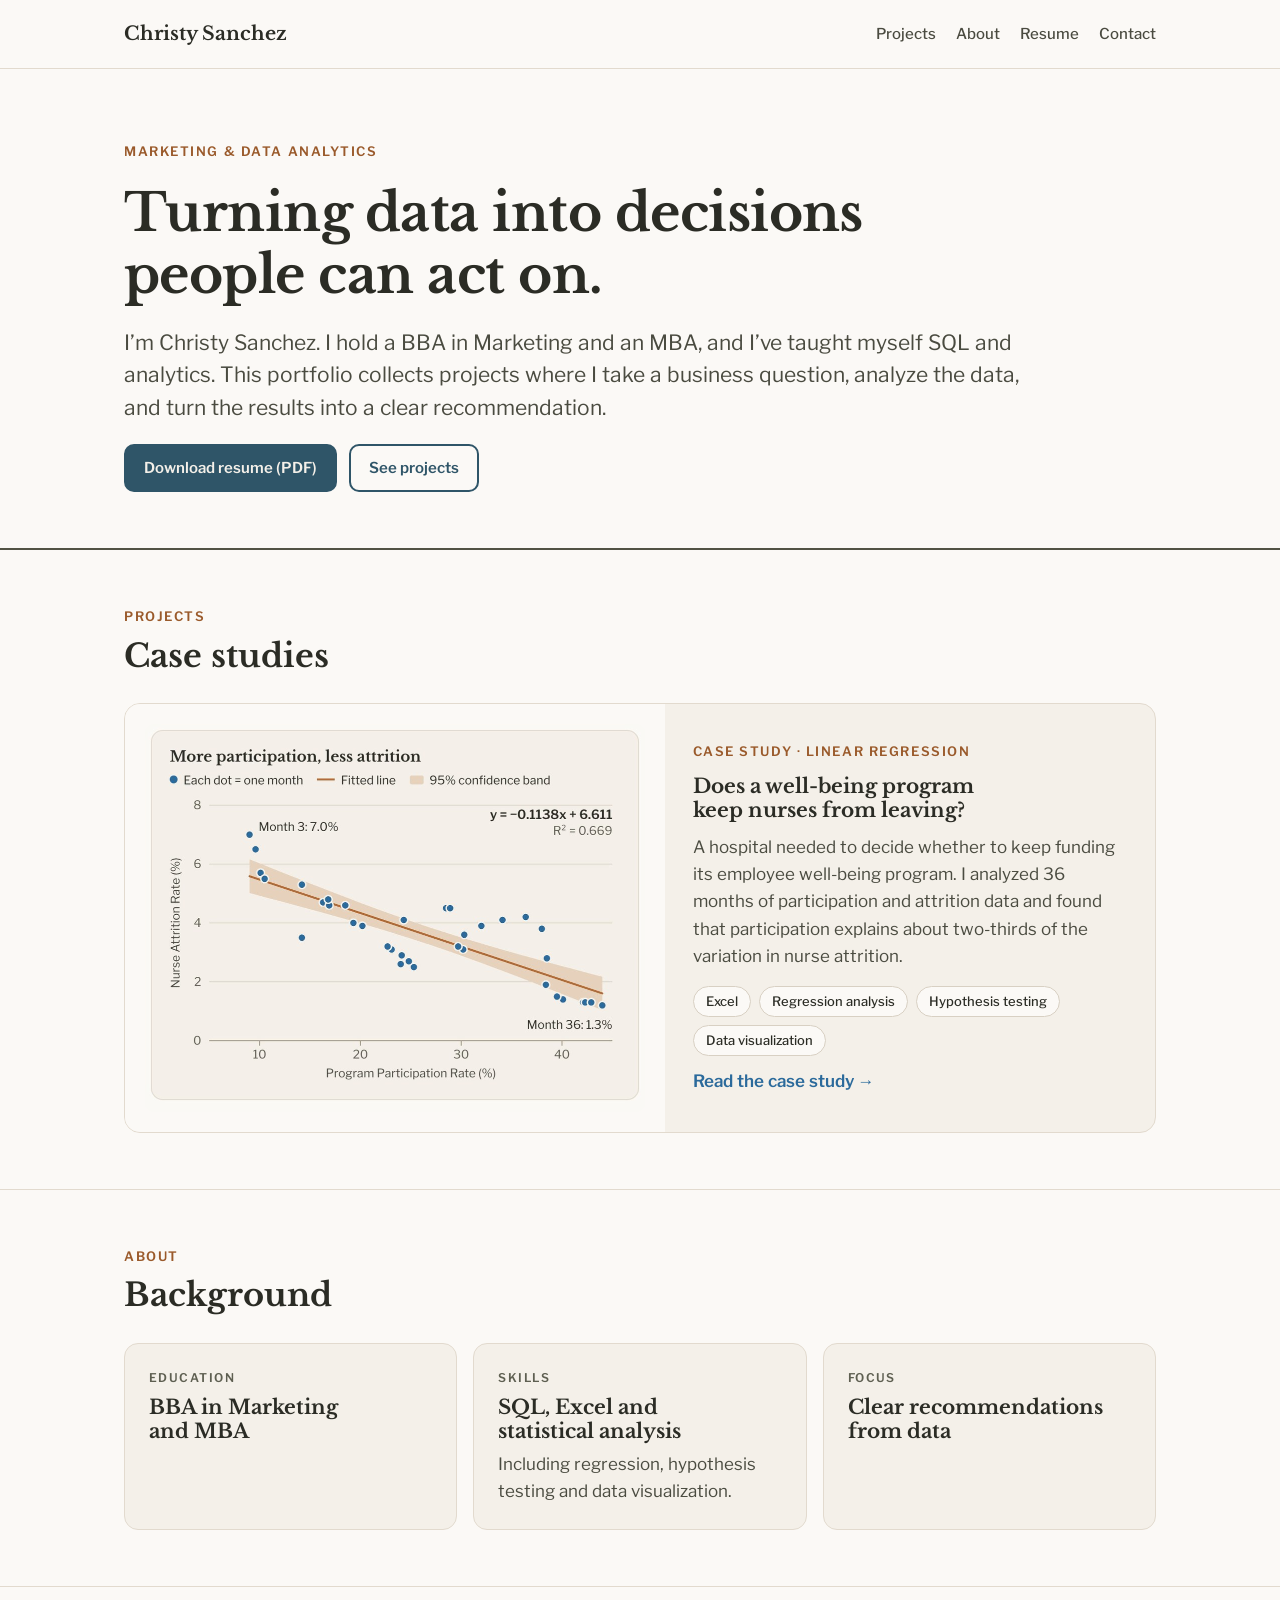
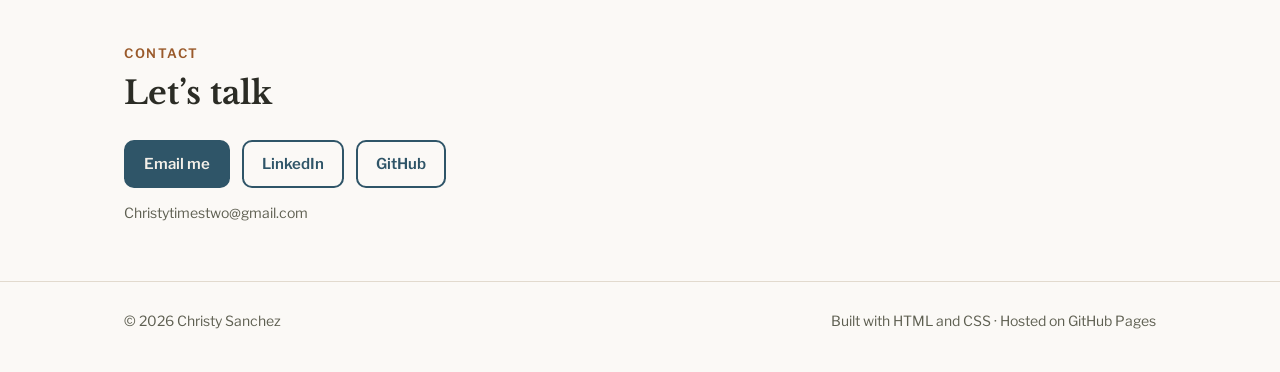
<file: index.html>
<!doctype html>
<html lang="en">
<head>
<meta charset="utf-8">
<meta name="viewport" content="width=device-width, initial-scale=1">
<title>Christy Sanchez · Marketing &amp; Data Analytics Portfolio</title>
<meta name="description" content="Portfolio of Christy Sanchez: marketing and data analytics projects that turn data into business recommendations.">
<meta property="og:title" content="Christy Sanchez · Marketing &amp; Data Analytics Portfolio">
<meta property="og:description" content="Projects that turn data into business recommendations.">
<meta property="og:image" content="https://christysanchez.github.io/assets/projects/nurse-attrition/thumbnail.jpg">
<link rel="preconnect" href="https://fonts.googleapis.com">
<link rel="preconnect" href="https://fonts.gstatic.com" crossorigin>
<link rel="stylesheet" href="https://fonts.googleapis.com/css2?family=Libre+Baskerville:ital,wght@0,400;0,700;1,400&amp;family=Libre+Franklin:wght@400..700&amp;display=swap">
<link rel="stylesheet" href="assets/css/style.css">
</head>
<body>
<a class="skip" href="#main">Skip to content</a>

<header class="site-header">
  <div class="wrap">
    <a class="brand" href="./">Christy Sanchez</a>
    <nav class="site-nav" aria-label="Main">
      <a href="#projects">Projects</a>
      <a href="#about">About</a>
      <a href="assets/christy-sanchez-resume.pdf">Resume</a>
      <a href="#contact">Contact</a>
    </nav>
  </div>
</header>

<main id="main">
  <section class="hero">
    <div class="wrap">
      <p class="eyebrow">Marketing &amp; Data Analytics</p>
      <h1>Turning data into decisions people can act on.</h1>
      <p class="lede">I’m Christy Sanchez. I hold a BBA in Marketing and an MBA, and I’ve taught myself SQL and analytics. This portfolio collects projects where I take a business question, analyze the data, and turn the results into a clear recommendation.</p>
      <div class="actions">
        <a class="button" href="assets/christy-sanchez-resume.pdf">Download resume (PDF)</a>
        <a class="button secondary" href="#projects">See projects</a>
      </div>
    </div>
  </section>

  <section class="section" id="projects">
    <div class="wrap">
      <div class="section-head">
        <p class="eyebrow">Projects</p>
        <h2>Case studies</h2>
      </div>
      <a class="project-card" href="projects/nurse-attrition/">
        <div class="thumb"><img src="assets/projects/nurse-attrition/thumbnail.jpg" alt="Scatter plot of 36 months showing nurse attrition falling as well-being program participation rises." width="1000" height="775"></div>
        <div class="body">
          <p class="eyebrow">Case study · Linear regression</p>
          <h3>Does a well-being program keep nurses from leaving?</h3>
          <p>A hospital needed to decide whether to keep funding its employee well-being program. I analyzed 36 months of participation and attrition data and found that participation explains about two-thirds of the variation in nurse attrition.</p>
          <ul class="tags" aria-label="Skills and tools">
            <li>Excel</li>
            <li>Regression analysis</li>
            <li>Hypothesis testing</li>
            <li>Data visualization</li>
          </ul>
          <span class="more">Read the case study →</span>
        </div>
      </a>
    </div>
  </section>

  <section class="section" id="about">
    <div class="wrap">
      <div class="section-head">
        <p class="eyebrow">About</p>
        <h2>Background</h2>
      </div>
      <div class="grid">
        <div class="panel">
          <p class="label">Education</p>
          <h3>BBA in Marketing and MBA</h3>
        </div>
        <div class="panel">
          <p class="label">Skills</p>
          <h3>SQL, Excel and statistical analysis</h3>
          <p>Including regression, hypothesis testing and data visualization.</p>
        </div>
        <div class="panel">
          <p class="label">Focus</p>
          <h3>Clear recommendations from data</h3>
        </div>
      </div>
    </div>
  </section>

  <section class="section" id="contact">
    <div class="wrap">
      <div class="section-head">
        <p class="eyebrow">Contact</p>
        <h2>Let’s talk</h2>
      </div>
      <div class="actions">
        <a class="button" href="mailto:Christytimestwo@gmail.com">Email me</a>
        <a class="button secondary" href="https://www.linkedin.com/in/christyjsanchez/">LinkedIn</a>
        <a class="button secondary" href="https://github.com/ChristySanchez">GitHub</a>
      </div>
      <p class="small" style="margin-top: 14px">Christytimestwo@gmail.com</p>
    </div>
  </section>
</main>

<footer class="site-footer">
  <div class="wrap">
    <span>© 2026 Christy Sanchez</span>
    <span>Built with HTML and CSS · Hosted on GitHub Pages</span>
  </div>
</footer>
</body>
</html>
</file>
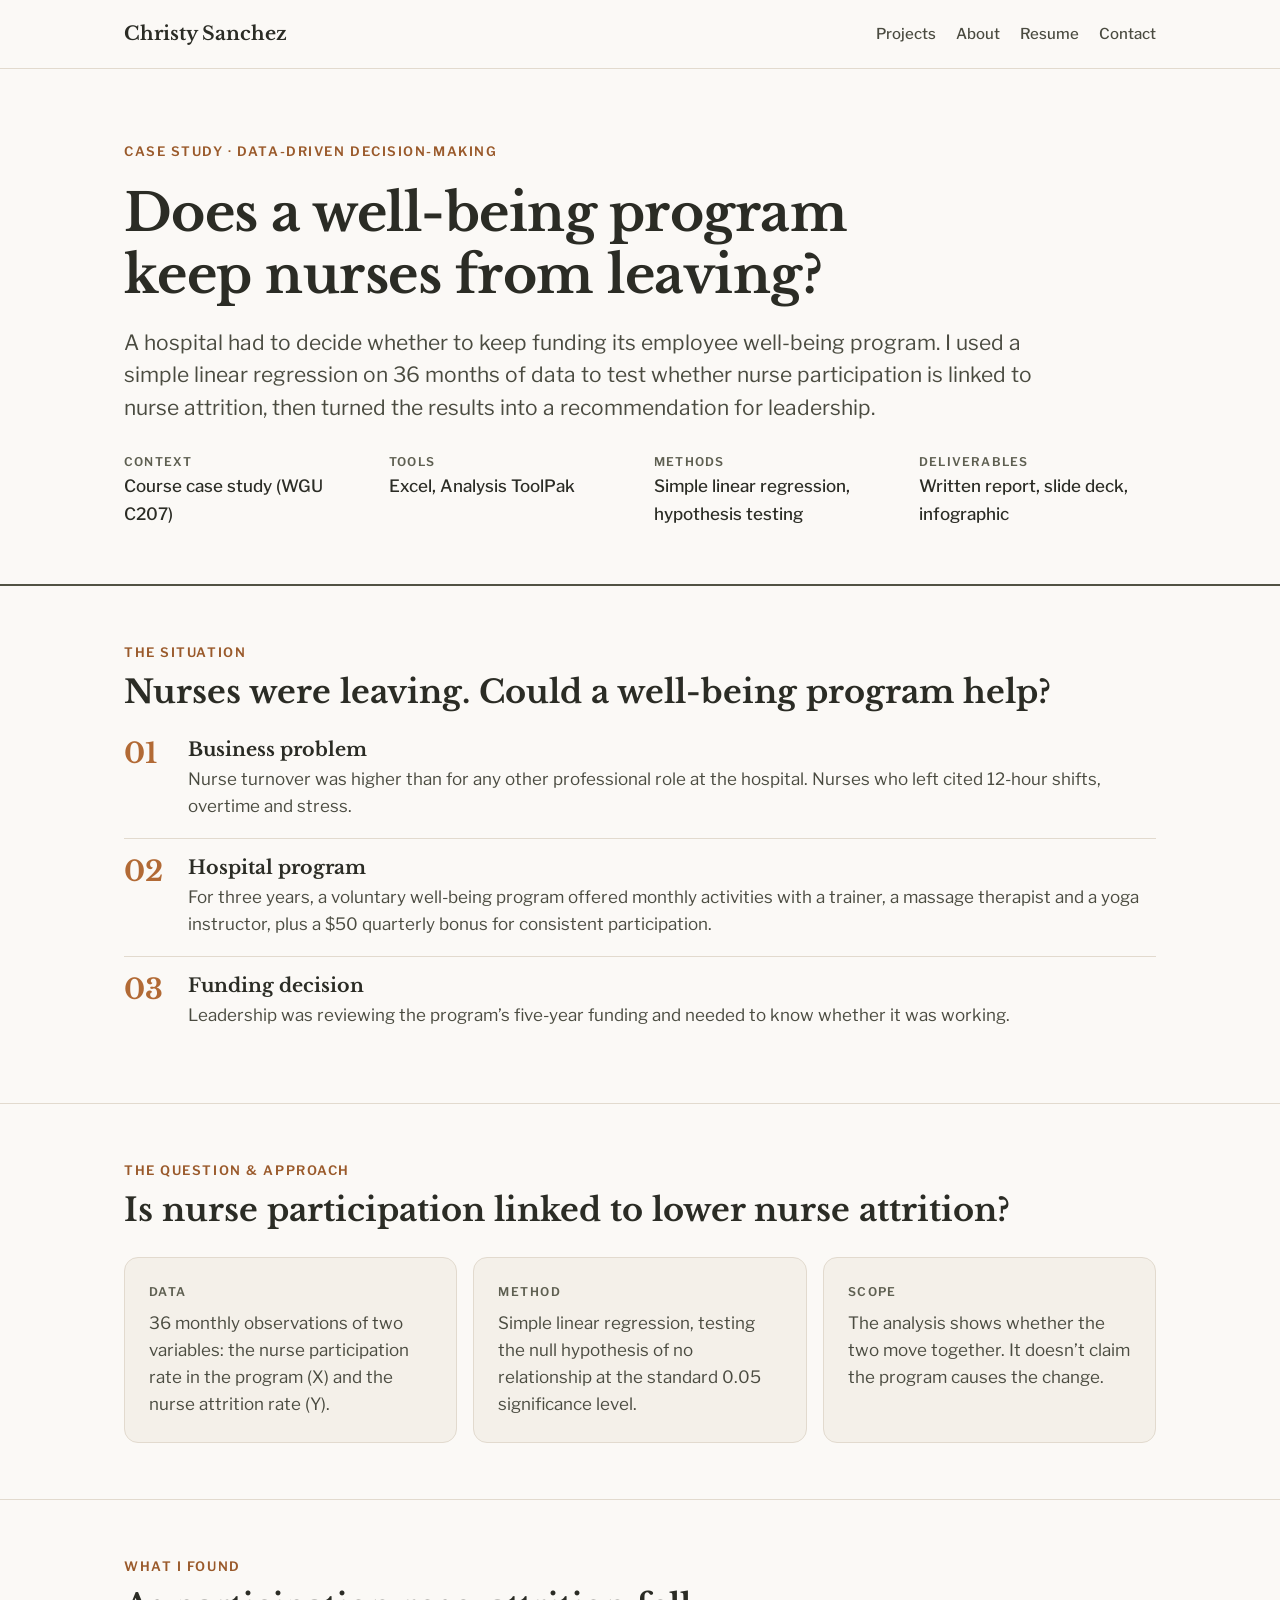
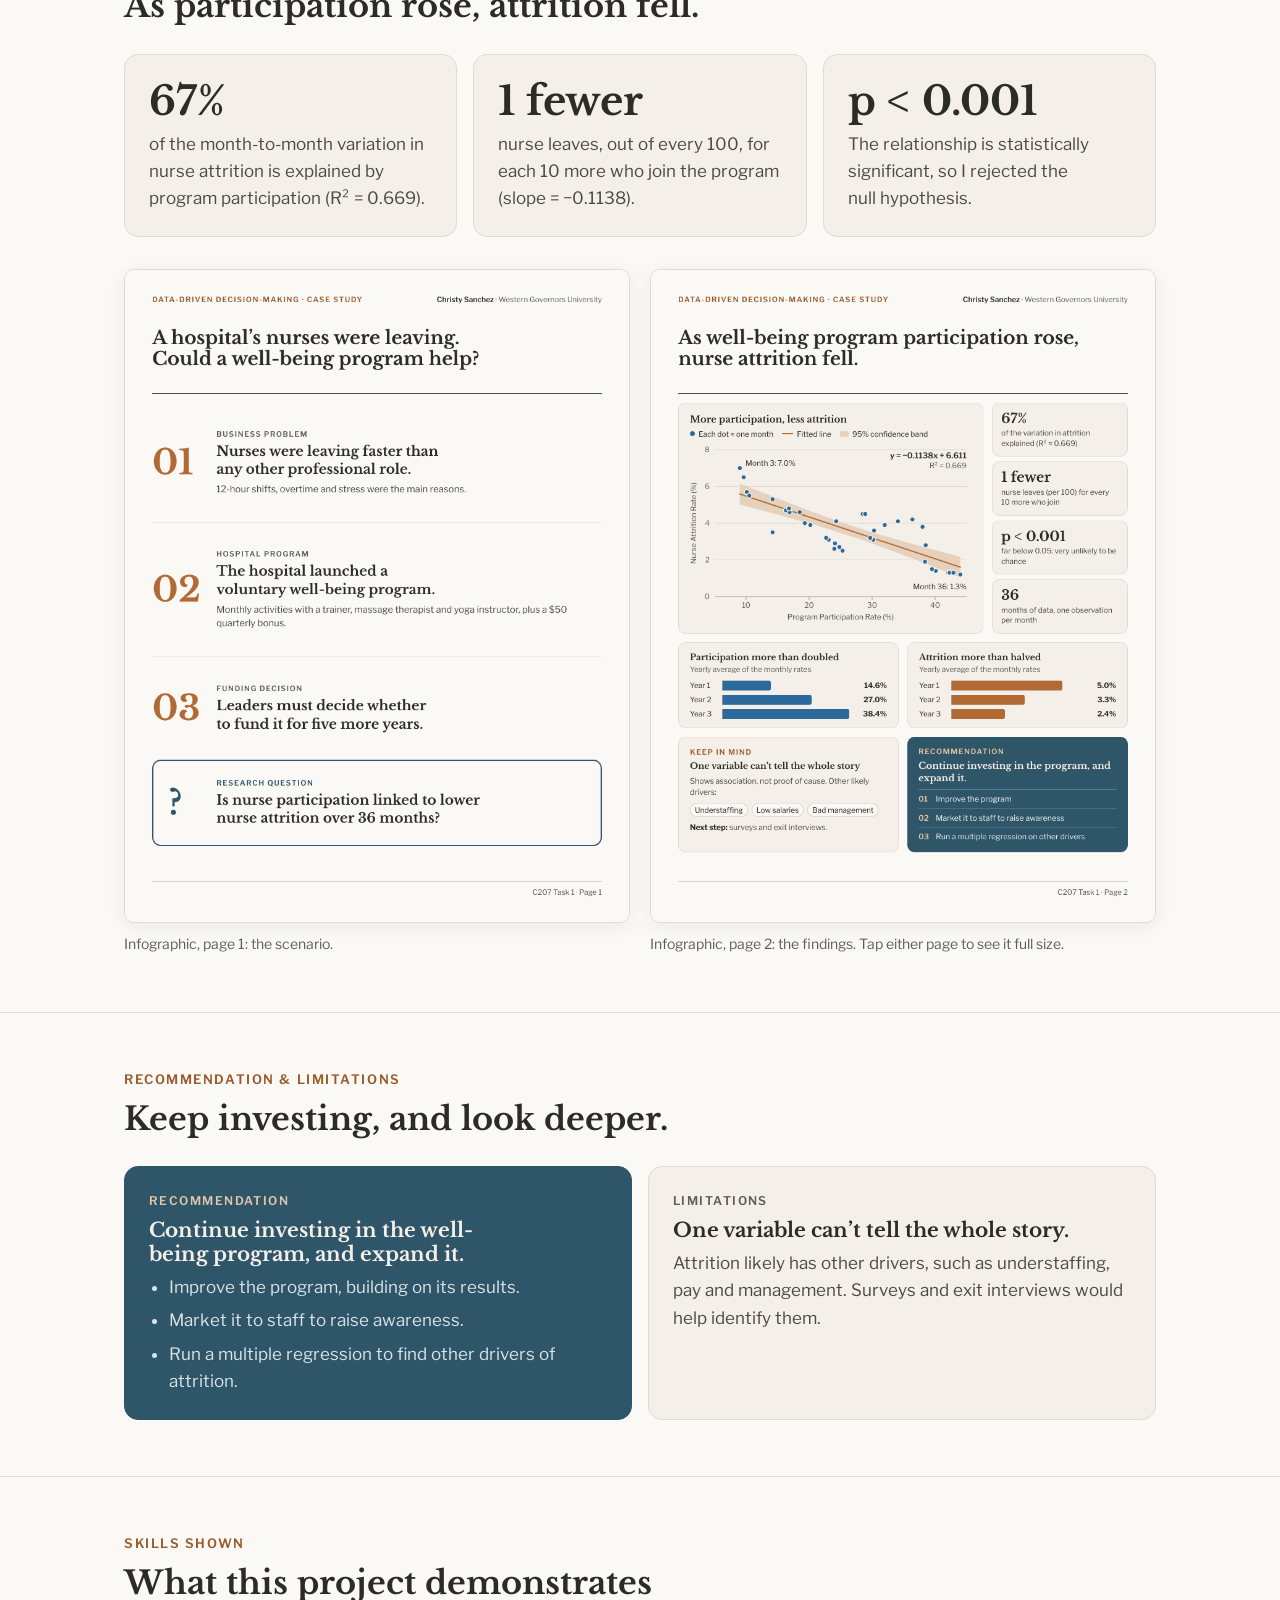
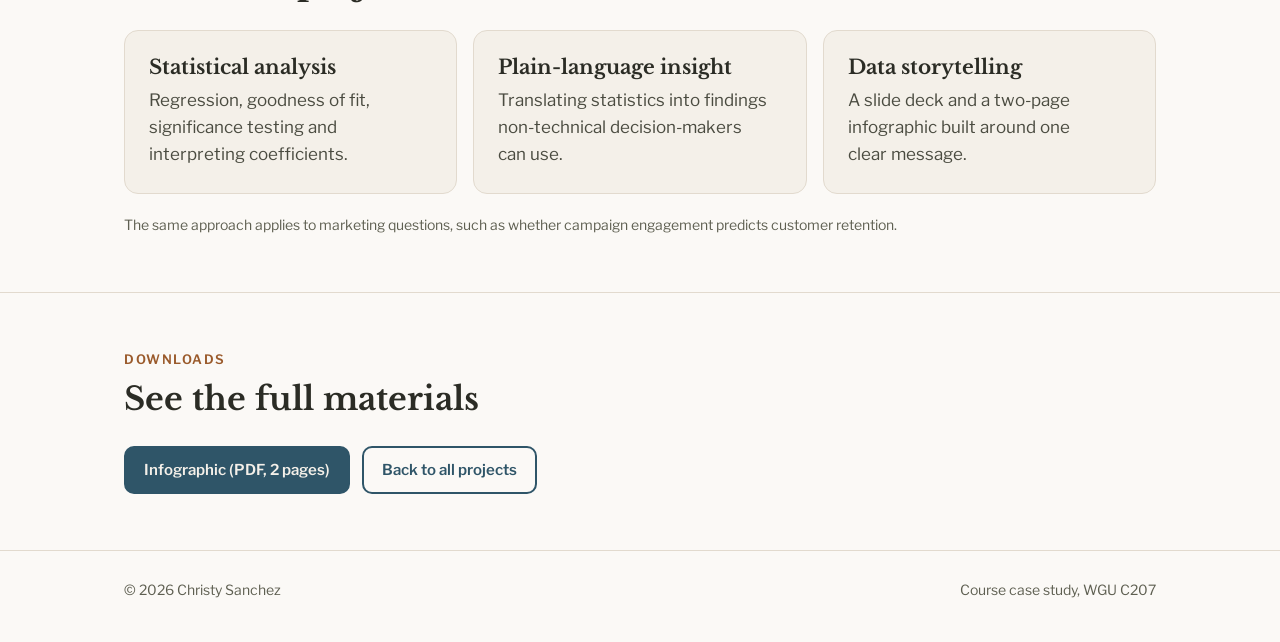
<file: projects/nurse-attrition/index.html>
<!doctype html>
<html lang="en">
<head>
<meta charset="utf-8">
<meta name="viewport" content="width=device-width, initial-scale=1">
<title>Well-Being Program &amp; Nurse Attrition · Christy Sanchez</title>
<meta name="description" content="Case study: a simple linear regression on 36 months of data shows that nurse participation in a hospital well-being program explains about two-thirds of the variation in nurse attrition.">
<meta property="og:title" content="Does a well-being program keep nurses from leaving?">
<meta property="og:description" content="A linear regression case study by Christy Sanchez.">
<meta property="og:image" content="https://christysanchez.github.io/assets/projects/nurse-attrition/thumbnail.jpg">
<link rel="preconnect" href="https://fonts.googleapis.com">
<link rel="preconnect" href="https://fonts.gstatic.com" crossorigin>
<link rel="stylesheet" href="https://fonts.googleapis.com/css2?family=Libre+Baskerville:ital,wght@0,400;0,700;1,400&amp;family=Libre+Franklin:wght@400..700&amp;display=swap">
<link rel="stylesheet" href="../../assets/css/style.css">
</head>
<body>
<a class="skip" href="#main">Skip to content</a>

<header class="site-header">
  <div class="wrap">
    <a class="brand" href="../../">Christy Sanchez</a>
    <nav class="site-nav" aria-label="Main">
      <a href="../../#projects">Projects</a>
      <a href="../../#about">About</a>
      <a href="../../assets/christy-sanchez-resume.pdf">Resume</a>
      <a href="../../#contact">Contact</a>
    </nav>
  </div>
</header>

<main id="main">
  <section class="hero">
    <div class="wrap">
      <p class="eyebrow">Case study · Data-Driven Decision-Making</p>
      <h1>Does a well-being program keep nurses from leaving?</h1>
      <p class="lede">A hospital had to decide whether to keep funding its employee well-being program. I used a simple linear regression on 36 months of data to test whether nurse participation is linked to nurse attrition, then turned the results into a recommendation for leadership.</p>
      <dl class="meta">
        <div><dt>Context</dt><dd>Course case study (WGU C207)</dd></div>
        <div><dt>Tools</dt><dd>Excel, Analysis ToolPak</dd></div>
        <div><dt>Methods</dt><dd>Simple linear regression, hypothesis testing</dd></div>
        <div><dt>Deliverables</dt><dd>Written report, slide deck, infographic</dd></div>
      </dl>
    </div>
  </section>

  <section class="section">
    <div class="wrap">
      <div class="section-head">
        <p class="eyebrow">The situation</p>
        <h2>Nurses were leaving. Could a well-being program help?</h2>
      </div>
      <ol class="steps">
        <li><span class="num" aria-hidden="true">01</span><div><h3>Business problem</h3><p>Nurse turnover was higher than for any other professional role at the hospital. Nurses who left cited 12-hour shifts, overtime and stress.</p></div></li>
        <li><span class="num" aria-hidden="true">02</span><div><h3>Hospital program</h3><p>For three years, a voluntary well-being program offered monthly activities with a trainer, a massage therapist and a yoga instructor, plus a $50 quarterly bonus for consistent participation.</p></div></li>
        <li><span class="num" aria-hidden="true">03</span><div><h3>Funding decision</h3><p>Leadership was reviewing the program’s five-year funding and needed to know whether it was working.</p></div></li>
      </ol>
    </div>
  </section>

  <section class="section">
    <div class="wrap">
      <div class="section-head">
        <p class="eyebrow">The question &amp; approach</p>
        <h2>Is nurse participation linked to lower nurse attrition?</h2>
      </div>
      <div class="grid">
        <div class="panel">
          <p class="label">Data</p>
          <p>36 monthly observations of two variables: the nurse participation rate in the program (X) and the nurse attrition rate (Y).</p>
        </div>
        <div class="panel">
          <p class="label">Method</p>
          <p>Simple linear regression, testing the null hypothesis of no relationship at the standard 0.05 significance level.</p>
        </div>
        <div class="panel">
          <p class="label">Scope</p>
          <p>The analysis shows whether the two move together. It doesn’t claim the program causes the change.</p>
        </div>
      </div>
    </div>
  </section>

  <section class="section">
    <div class="wrap">
      <div class="section-head">
        <p class="eyebrow">What I found</p>
        <h2>As participation rose, attrition fell.</h2>
      </div>
      <div class="grid" style="margin-bottom: 32px">
        <div class="panel">
          <p class="stat">67%</p>
          <p>of the month-to-month variation in nurse attrition is explained by program participation (R² = 0.669).</p>
        </div>
        <div class="panel">
          <p class="stat">1 fewer</p>
          <p>nurse leaves, out of every 100, for each 10 more who join the program (slope = −0.1138).</p>
        </div>
        <div class="panel">
          <p class="stat">p &lt; 0.001</p>
          <p>The relationship is statistically significant, so I rejected the null hypothesis.</p>
        </div>
      </div>
      <div class="figure-pair">
        <figure>
          <a href="../../assets/projects/nurse-attrition/infographic-page1-scenario.png"><img src="../../assets/projects/nurse-attrition/infographic-page1-scenario.png" alt="Infographic page 1: the scenario. Nurses were leaving faster than any other role; the hospital launched a voluntary well-being program; leaders must decide on five more years of funding; research question about participation and attrition." width="1632" height="2112" loading="lazy"></a>
          <figcaption>Infographic, page 1: the scenario.</figcaption>
        </figure>
        <figure>
          <a href="../../assets/projects/nurse-attrition/infographic-page2-findings.png"><img src="../../assets/projects/nurse-attrition/infographic-page2-findings.png" alt="Infographic page 2: the findings. A scatter plot of 36 months with a downward fitted line, key statistics, yearly averages showing participation more than doubled while attrition more than halved, limitations and the recommendation." width="1632" height="2112" loading="lazy"></a>
          <figcaption>Infographic, page 2: the findings. Tap either page to see it full size.</figcaption>
        </figure>
      </div>
    </div>
  </section>

  <section class="section">
    <div class="wrap">
      <div class="section-head">
        <p class="eyebrow">Recommendation &amp; limitations</p>
        <h2>Keep investing, and look deeper.</h2>
      </div>
      <div class="grid">
        <div class="panel dark">
          <p class="label">Recommendation</p>
          <h3>Continue investing in the well-being program, and expand it.</h3>
          <ul class="plain">
            <li>Improve the program, building on its results.</li>
            <li>Market it to staff to raise awareness.</li>
            <li>Run a multiple regression to find other drivers of attrition.</li>
          </ul>
        </div>
        <div class="panel">
          <p class="label">Limitations</p>
          <h3>One variable can’t tell the whole story.</h3>
          <p>Attrition likely has other drivers, such as understaffing, pay and management. Surveys and exit interviews would help identify them.</p>
        </div>
      </div>
    </div>
  </section>

  <section class="section">
    <div class="wrap">
      <div class="section-head">
        <p class="eyebrow">Skills shown</p>
        <h2>What this project demonstrates</h2>
      </div>
      <div class="grid">
        <div class="panel"><h3>Statistical analysis</h3><p>Regression, goodness of fit, significance testing and interpreting coefficients.</p></div>
        <div class="panel"><h3>Plain-language insight</h3><p>Translating statistics into findings non-technical decision-makers can use.</p></div>
        <div class="panel"><h3>Data storytelling</h3><p>A slide deck and a two-page infographic built around one clear message.</p></div>
      </div>
      <p class="small" style="margin-top: 20px">The same approach applies to marketing questions, such as whether campaign engagement predicts customer retention.</p>
    </div>
  </section>

  <section class="section">
    <div class="wrap">
      <div class="section-head">
        <p class="eyebrow">Downloads</p>
        <h2>See the full materials</h2>
      </div>
      <div class="actions">
        <a class="button" href="../../assets/projects/nurse-attrition/nurse-well-being-infographic.pdf">Infographic (PDF, 2 pages)</a>
        <a class="button secondary" href="../../">Back to all projects</a>
      </div>
    </div>
  </section>
</main>

<footer class="site-footer">
  <div class="wrap">
    <span>© 2026 Christy Sanchez</span>
    <span>Course case study, WGU C207</span>
  </div>
</footer>
</body>
</html>
</file>
<file: assets/css/style.css>
/* Shared styles for the portfolio. Palette and type match the case-study deck and infographic. */
:root {
  --paper: #FBF9F6;
  --panel: #F4F0E9;
  --line: #E2DACE;
  --line-strong: #D8D0C3;
  --ink: #2B2C25;
  --body: #4A4B40;
  --muted: #5E5F51;
  --copper: #9A5A2B;
  --copper-mark: #B26A35;
  --blue: #2B6A9B;
  --slate: #2F5568;
  --olive: #3A3B31;
  --on-dark: #F4F0E9;
  --on-dark-soft: #D9E4E8;
  --sand: #E0C5A8;
  --serif: 'Libre Baskerville', Georgia, 'Times New Roman', serif;
  --sans: 'Libre Franklin', Arial, Helvetica, sans-serif;
  --wrap: 1080px;
}

* { box-sizing: border-box; }

html { -webkit-text-size-adjust: 100%; }

body {
  margin: 0;
  background: var(--paper);
  color: var(--body);
  font-family: var(--sans);
  font-size: 17px;
  line-height: 1.6;
}

img { max-width: 100%; height: auto; display: block; }

a { color: var(--blue); text-underline-offset: 3px; }
a:hover { color: #1F4F75; }

:focus-visible { outline: 3px solid var(--blue); outline-offset: 3px; border-radius: 4px; }

.wrap { width: 100%; max-width: var(--wrap); margin: 0 auto; padding: 0 24px; }

.skip { position: absolute; left: -9999px; }
.skip:focus { left: 16px; top: 16px; background: var(--paper); padding: 8px 12px; z-index: 10; }

/* Header */
.site-header { border-bottom: 1px solid var(--line); }
.site-header .wrap { display: flex; align-items: center; justify-content: space-between; gap: 16px; flex-wrap: wrap; min-height: 68px; }
.brand { font-family: var(--serif); font-weight: 700; font-size: 19px; color: var(--ink); text-decoration: none; }
.site-nav { display: flex; gap: 20px; flex-wrap: wrap; }
.site-nav a { color: var(--body); text-decoration: none; font-size: 15px; font-weight: 500; padding: 10px 0; }
.site-nav a:hover { color: var(--ink); text-decoration: underline; }

/* Type */
.eyebrow {
  margin: 0;
  font-size: 13px;
  font-weight: 600;
  letter-spacing: 0.12em;
  text-transform: uppercase;
  color: var(--copper);
}
h1, h2, h3 { font-family: var(--serif); color: var(--ink); font-weight: 700; line-height: 1.2; margin: 0; text-wrap: balance; }
h1 { font-size: clamp(32px, 5vw, 52px); letter-spacing: -0.01em; }
h2 { font-size: clamp(24px, 3.2vw, 32px); }
h3 { font-size: 20px; }
p { margin: 0; text-wrap: pretty; }
.lede { font-size: clamp(18px, 2.2vw, 21px); line-height: 1.55; color: var(--body); max-width: 44em; }

/* Sections */
.hero { padding: 72px 0 56px; border-bottom: 2px solid #515244; }
.hero .wrap { display: flex; flex-direction: column; gap: 20px; }
.section { padding: 56px 0; border-bottom: 1px solid var(--line); }
.section:last-of-type { border-bottom: 0; }
.section-head { display: flex; flex-direction: column; gap: 10px; margin-bottom: 28px; }
.stack { display: flex; flex-direction: column; gap: 16px; }

/* Meta list */
.meta { display: grid; grid-template-columns: repeat(auto-fit, minmax(200px, 1fr)); gap: 16px 28px; margin: 8px 0 0; padding: 0; }
.meta div { display: flex; flex-direction: column; gap: 2px; }
.meta dt { font-size: 12px; font-weight: 600; letter-spacing: 0.1em; text-transform: uppercase; color: var(--muted); }
.meta dd { margin: 0; color: var(--ink); font-weight: 500; }

/* Cards and panels */
.grid { display: grid; gap: 16px; grid-template-columns: repeat(auto-fit, minmax(240px, 1fr)); }
.panel { background: var(--panel); border: 1px solid var(--line); border-radius: 14px; padding: 24px; display: flex; flex-direction: column; gap: 8px; }
.panel .label { font-size: 12px; font-weight: 600; letter-spacing: 0.12em; text-transform: uppercase; color: var(--muted); }
.panel.dark { background: var(--slate); border-color: var(--slate); color: var(--on-dark-soft); }
.panel.dark .label { color: var(--sand); }
.panel.dark h3 { color: var(--on-dark); }
.panel.outline { background: transparent; border: 2px solid var(--slate); }
.panel.outline .label { color: var(--slate); }

.stat { font-family: var(--serif); font-weight: 700; font-size: 40px; line-height: 1.1; color: var(--ink); }
.small { font-size: 14px; color: var(--muted); }

/* Project card (home) */
.project-card {
  display: grid;
  grid-template-columns: minmax(0, 1.1fr) minmax(0, 1fr);
  gap: 0;
  background: var(--panel);
  border: 1px solid var(--line);
  border-radius: 16px;
  overflow: hidden;
  text-decoration: none;
  color: inherit;
}
.project-card:hover { border-color: var(--line-strong); box-shadow: 0 6px 24px rgba(43, 44, 37, 0.08); }
.project-card:hover h3 { text-decoration: underline; text-underline-offset: 4px; }
.project-card .thumb { background: var(--paper); display: flex; align-items: center; justify-content: center; padding: 20px; }
.project-card .thumb img { width: 100%; height: auto; border-radius: 10px; }
.project-card .body { padding: 28px; display: flex; flex-direction: column; gap: 12px; justify-content: center; }
.tags { display: flex; flex-wrap: wrap; gap: 8px; list-style: none; margin: 4px 0 0; padding: 0; }
.tags li { font-size: 13px; font-weight: 500; color: var(--ink); background: var(--paper); border: 1px solid var(--line-strong); border-radius: 999px; padding: 4px 12px; }
.more { font-weight: 600; color: var(--blue); }

/* Lists */
.steps { list-style: none; margin: 0; padding: 0; display: flex; flex-direction: column; }
.steps li { display: grid; grid-template-columns: 56px minmax(0, 1fr); gap: 8px; padding: 18px 0; border-top: 1px solid var(--line); }
.steps li:first-child { border-top: 0; padding-top: 0; }
.steps .num { font-family: var(--serif); font-weight: 700; font-size: 28px; line-height: 1.1; color: var(--copper-mark); }
.steps h3 { font-size: 19px; margin-bottom: 4px; }

.plain { margin: 0; padding-left: 1.2em; display: flex; flex-direction: column; gap: 6px; }

/* Figures */
figure { margin: 0; }
.figure-pair { display: grid; grid-template-columns: repeat(2, minmax(0, 1fr)); gap: 20px; }
.figure-pair figure img, .figure img { border: 1px solid var(--line); border-radius: 10px; box-shadow: 0 4px 18px rgba(43, 44, 37, 0.07); }
figcaption { font-size: 14px; color: var(--muted); margin-top: 10px; }

/* Buttons */
.actions { display: flex; flex-wrap: wrap; gap: 12px; }
.button {
  display: inline-flex; align-items: center; gap: 8px;
  min-height: 46px; padding: 10px 18px;
  border-radius: 10px; border: 2px solid var(--slate);
  background: var(--slate); color: var(--on-dark);
  font-weight: 600; font-size: 15px; text-decoration: none;
}
.button:hover { background: #24475A; border-color: #24475A; color: var(--on-dark); }
.button.secondary { background: transparent; color: var(--slate); }
.button.secondary:hover { background: var(--panel); color: var(--slate); }

/* Footer */
.site-footer { border-top: 1px solid var(--line); padding: 28px 0 40px; font-size: 14px; color: var(--muted); }
.site-footer .wrap { display: flex; justify-content: space-between; gap: 16px; flex-wrap: wrap; }

/* Small screens */
@media (max-width: 760px) {
  body { font-size: 16px; }
  .hero { padding: 48px 0 40px; }
  .section { padding: 44px 0; }
  .project-card { grid-template-columns: 1fr; }
  .project-card .thumb { padding: 16px; }
  .figure-pair { grid-template-columns: 1fr; }
  .steps li { grid-template-columns: 44px minmax(0, 1fr); }
  .stat { font-size: 34px; }
}
</file>
